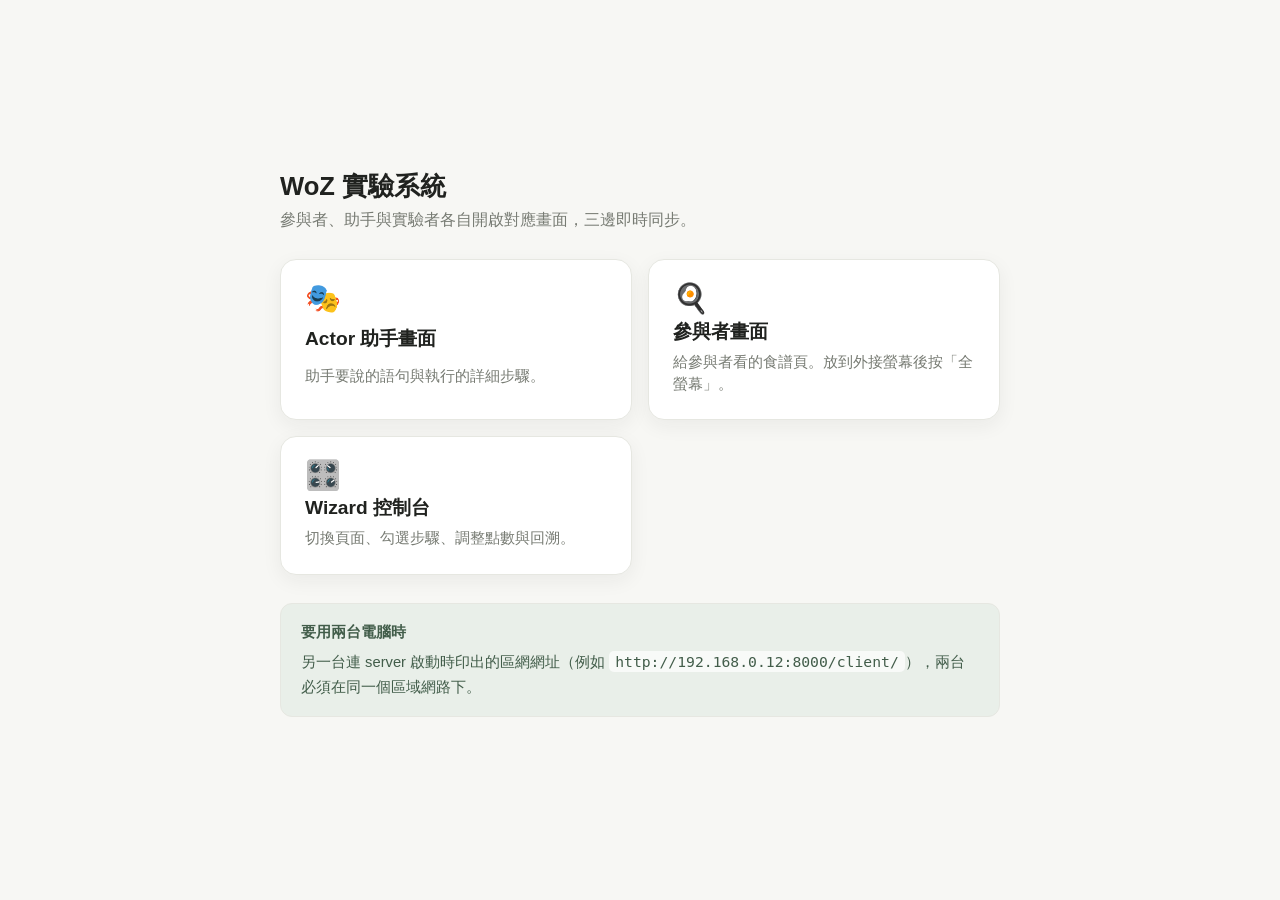
<file: index.html>
<!doctype html>
<html lang="zh-Hant">
  <head>
    <meta charset="UTF-8" />
    <meta name="viewport" content="width=device-width, initial-scale=1.0" />
    <meta name="theme-color" content="#f7f7f4" />
    <title>WoZ 實驗系統</title>
    <style>
      :root {
        color-scheme: light;
        --ink: #20221f;
        --muted: #777b73;
        --line: #e6e7e1;
        --soft: #f7f7f4;
        --white: #fff;
        --blue: #425d4a;
        --blue-light: #e9efe9;
        font-family: Inter, ui-sans-serif, -apple-system, BlinkMacSystemFont, "Segoe UI", "Noto Sans TC", sans-serif;
      }
      * { box-sizing: border-box; }
      body { display: grid; place-items: center; min-height: 100vh; margin: 0; padding: 24px; color: var(--ink); background: var(--soft); }
      main { width: min(720px, 100%); }
      h1 { margin: 0 0 6px; font-size: 1.6rem; }
      .lede { margin: 0 0 28px; color: var(--muted); }
      .links { display: grid; grid-template-columns: repeat(auto-fit, minmax(240px, 1fr)); gap: 16px; }
      .link-card {
        display: grid;
        gap: 6px;
        padding: 24px;
        color: inherit;
        text-decoration: none;
        border: 1px solid var(--line);
        border-radius: 16px;
        background: var(--white);
        box-shadow: 0 6px 20px rgba(34, 40, 30, .06);
        transition: transform .15s ease, border-color .15s ease;
      }
      .link-card:hover { border-color: var(--blue); transform: translateY(-3px); }
      .link-icon { font-size: 1.8rem; line-height: 1; }
      .link-title { font-size: 1.2rem; font-weight: 750; }
      .link-desc { color: var(--muted); font-size: .92rem; line-height: 1.5; }
      .hint { margin-top: 28px; padding: 16px 20px; border: 1px solid var(--line); border-radius: 12px; background: var(--blue-light); color: var(--blue); font-size: .92rem; line-height: 1.7; }
      .hint strong { display: block; margin-bottom: 4px; }
      code { padding: 2px 6px; border-radius: 5px; background: rgba(255, 255, 255, .7); }
    </style>
  </head>
  <body>
    <main>
      <h1>WoZ 實驗系統</h1>
      <p class="lede">參與者、助手與實驗者各自開啟對應畫面，三邊即時同步。</p>

      <div class="links">
        <a class="link-card" href="/actor/">
          <span class="link-icon" aria-hidden="true">🎭</span>
          <span class="link-title">Actor 助手畫面</span>
          <span class="link-desc">助手要說的語句與執行的詳細步驟。</span>
        </a>
        <a class="link-card" href="/client/">
          <span class="link-icon" aria-hidden="true">🍳</span>
          <span class="link-title">參與者畫面</span>
          <span class="link-desc">給參與者看的食譜頁。放到外接螢幕後按「全螢幕」。</span>
        </a>
        <a class="link-card" href="/wizard/">
          <span class="link-icon" aria-hidden="true">🎛️</span>
          <span class="link-title">Wizard 控制台</span>
          <span class="link-desc">切換頁面、勾選步驟、調整點數與回溯。</span>
        </a>
      </div>

      <p class="hint">
        <strong>要用兩台電腦時</strong>
        另一台連 server 啟動時印出的區網網址（例如 <code>http://192.168.0.12:8000/client/</code>），兩台必須在同一個區域網路下。
      </p>
    </main>
  </body>
</html>
</file>
